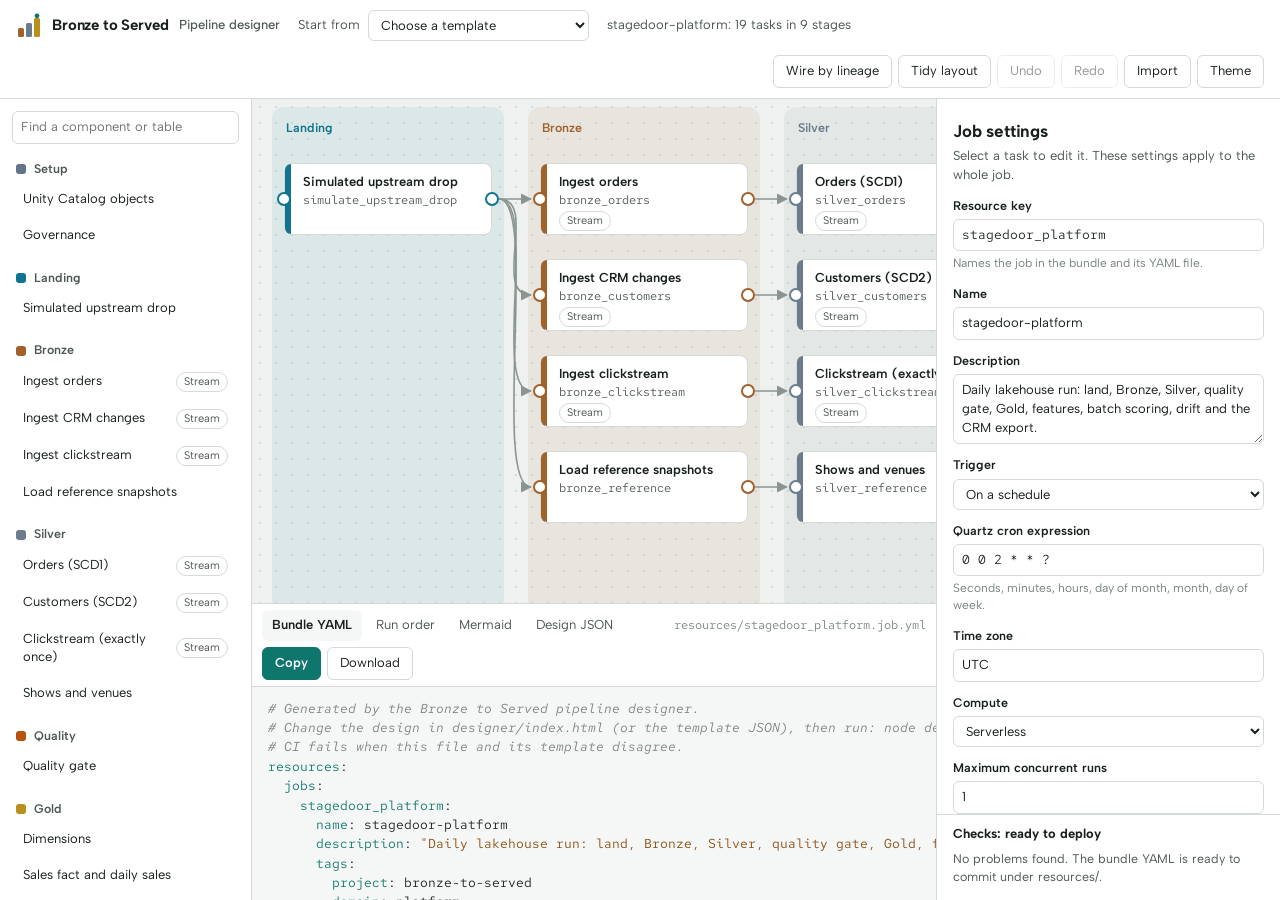
<file: index.html>
<!doctype html>
<html lang="en">
<head>
  <meta charset="utf-8">
  <meta name="viewport" content="width=device-width, initial-scale=1">
  <title>Bronze to Served</title>
  <meta http-equiv="refresh" content="0; url=designer/">
  <link rel="canonical" href="designer/">
</head>
<body>
  <p><a href="designer/">Open the Bronze to Served pipeline designer</a></p>
</body>
</html>
</file>
<file: designer/css/designer.css>
/* Bronze to Served pipeline designer. Tokens first; the canvas is tinted by medallion layer. */
:root {
  --paper: #eef1ef;
  --dot: #d5dcd8;
  --panel: #ffffff;
  --panel-2: #f5f7f6;
  --ink: #18201d;
  --ink-2: #4d5853;
  --ink-3: #78837e;
  --line: #d4dbd7;
  --accent: #0f766e;
  --accent-ink: #ffffff;
  --danger: #b42318;
  --warn: #a15c07;
  --edge: #8a958f;
  --string: #8a4b0f;
  --sans: "Albert Sans", system-ui, -apple-system, "Segoe UI", Roboto, sans-serif;
  --mono: "Red Hat Mono", ui-monospace, SFMono-Regular, Menlo, Consolas, monospace;
  color-scheme: light;
  box-sizing: border-box;
  padding-top: env(safe-area-inset-top, 0px);
  padding-bottom: env(safe-area-inset-bottom, 0px);
}
@media (prefers-color-scheme: dark) {
  :root:not([data-theme="light"]) {
    --paper: #121614; --dot: #222a27; --panel: #1a1f1d; --panel-2: #202624; --ink: #e4e9e6; --ink-2: #aab4af;
    --ink-3: #7d8883; --line: #2e3633; --accent: #3fb5a6; --accent-ink: #0b1412; --danger: #f97066; --warn: #f0a845;
    --edge: #66726d; --string: #e0a96d; color-scheme: dark;
  }
}
:root[data-theme="dark"] {
  --paper: #121614; --dot: #222a27; --panel: #1a1f1d; --panel-2: #202624; --ink: #e4e9e6; --ink-2: #aab4af;
  --ink-3: #7d8883; --line: #2e3633; --accent: #3fb5a6; --accent-ink: #0b1412; --danger: #f97066; --warn: #f0a845;
  --edge: #66726d; --string: #e0a96d; color-scheme: dark;
}
*, *::before, *::after { box-sizing: border-box; }
html { height: 100%; scroll-padding-top: env(safe-area-inset-top, 0px); }
body { margin: 0; height: 100%; background: var(--paper); color: var(--ink); font: 14px/1.45 var(--sans); }
:focus-visible { outline: 2px solid var(--accent); outline-offset: 2px; }

button, select, input, textarea { font: inherit; font-size: 13px; color: var(--ink); }
button { padding: 6px 12px; border-radius: 6px; border: 1px solid var(--line); background: var(--panel); cursor: pointer; }
button:hover:not(:disabled) { border-color: var(--ink-3); }
button:disabled { opacity: .45; cursor: default; }
button.primary { background: var(--accent); border-color: var(--accent); color: var(--accent-ink); font-weight: 600; }
button.quiet { border-color: transparent; background: transparent; color: var(--ink-2); padding: 6px 8px; }
button.danger { color: var(--danger); border-color: var(--danger); background: transparent; margin-top: 8px; }
select, input, textarea { width: 100%; background: var(--panel); border: 1px solid var(--line); border-radius: 6px; padding: 6px 8px; }
textarea { resize: vertical; }
input.code { font-family: var(--mono); font-size: 12.5px; }

.app {
  height: 100%; display: grid;
  grid-template-columns: 252px minmax(0, 1fr) 344px;
  grid-template-rows: auto minmax(0, 1fr) minmax(170px, 33%);
  grid-template-areas: "bar bar bar" "palette canvas side" "palette output side";
}

/* ---------- top bar ---------- */
.bar { grid-area: bar; display: flex; align-items: center; gap: 14px 18px; padding: 10px 16px; background: var(--panel); border-bottom: 1px solid var(--line); flex-wrap: wrap; }
.brand { display: flex; align-items: center; gap: 10px; font-weight: 700; font-size: 15px; letter-spacing: -.01em; }
.brand small { font-weight: 500; font-size: 13px; color: var(--ink-2); letter-spacing: 0; }
.start { display: flex; align-items: center; gap: 8px; font-size: 13px; color: var(--ink-2); }
.start select { width: auto; min-width: 200px; }
.summary { font-size: 13px; color: var(--ink-2); }
.actions { margin-left: auto; display: flex; gap: 6px; flex-wrap: wrap; }

/* ---------- palette ---------- */
.palette { grid-area: palette; background: var(--panel); border-right: 1px solid var(--line); overflow: auto; padding: 12px 12px 24px; min-height: 0; }
.group h3 { display: flex; align-items: center; gap: 8px; margin: 16px 4px 4px; font-size: 12.5px; font-weight: 600; color: var(--ink-2); }
.group h3::before { content: ""; width: 10px; height: 10px; border-radius: 3px; background: var(--c); }
.item { display: flex; width: 100%; align-items: center; justify-content: space-between; gap: 8px; margin: 1px 0; padding: 7px 10px; text-align: left; border: 1px solid transparent; background: transparent; border-radius: 6px; cursor: grab; }
.item:hover { background: var(--panel-2); border-color: var(--line); }
.badge { font-size: 11px; line-height: 18px; color: var(--ink-2); border: 1px solid var(--line); border-radius: 999px; padding: 0 7px; white-space: nowrap; }
.palette .hint { color: var(--ink-3); font-size: 12.5px; padding: 8px 4px; }

/* ---------- canvas ---------- */
.canvas { grid-area: canvas; position: relative; overflow: auto; min-height: 0; background-color: var(--paper);
  background-image: radial-gradient(var(--dot) 1px, transparent 1px); background-size: 16px 16px; }
.stage { position: relative; min-width: 100%; min-height: 100%; }
.band { position: absolute; top: 8px; border-radius: 12px; }
.band span { display: block; padding: 12px 14px 0; font-size: 12.5px; font-weight: 600; color: var(--c); }
.edges { position: absolute; left: 0; top: 0; pointer-events: none; overflow: visible; }
.edge .line { fill: none; stroke: var(--edge); stroke-width: 1.6; }
.edge .hit { fill: none; stroke: transparent; stroke-width: 14; pointer-events: stroke; cursor: pointer; }
.edge.false .line { stroke-dasharray: 5 4; }
.edge.sel .line { stroke: var(--accent); stroke-width: 2.6; }
.arrowhead { fill: var(--edge); }
.outcome { font: 600 11px var(--sans); fill: var(--ink-2); paint-order: stroke; stroke: var(--paper); stroke-width: 4px; }
.temp { fill: none; stroke: var(--accent); stroke-width: 2; stroke-dasharray: 4 4; }
#nodes { position: absolute; inset: 0; pointer-events: none; }
.node { position: absolute; width: 208px; height: 72px; padding: 9px 12px 8px 18px; background: var(--panel); border: 1px solid var(--line); border-radius: 8px; cursor: grab; user-select: none; touch-action: none; pointer-events: auto; }
.node::before { content: ""; position: absolute; left: 0; top: 0; bottom: 0; width: 6px; border-radius: 8px 0 0 8px; background: var(--layer); }
.node .t { font-weight: 600; font-size: 13px; white-space: nowrap; overflow: hidden; text-overflow: ellipsis; }
.node .k { font: 12px/1.4 var(--mono); color: var(--ink-2); white-space: nowrap; overflow: hidden; text-overflow: ellipsis; }
.node .meta { display: flex; gap: 6px; margin-top: 3px; align-items: center; min-height: 18px; }
.node.kind-condition { border-style: dashed; }
.node.error { border-color: var(--danger); }
.node.warning { border-color: var(--warn); }
.node.sel { border-color: var(--accent); box-shadow: 0 0 0 2px var(--accent); }
.dot { width: 8px; height: 8px; border-radius: 50%; margin-left: auto; }
.dot.error { background: var(--danger); }
.dot.warning { background: var(--warn); }
.port { position: absolute; top: 50%; width: 14px; height: 14px; margin-top: -7px; border-radius: 50%; background: var(--panel); border: 2px solid var(--layer); }
.port.in { left: -8px; pointer-events: none; }
.port.out { right: -8px; cursor: crosshair; }
.port.out:hover { background: var(--layer); }
.empty { position: absolute; inset: 0; margin: auto; height: fit-content; max-width: 32ch; text-align: center; color: var(--ink-2); }

/* ---------- inspector and checks ---------- */
.side { grid-area: side; display: grid; grid-template-rows: minmax(0, 1fr) auto; background: var(--panel); border-left: 1px solid var(--line); min-height: 0; }
.inspector { overflow: auto; padding: 16px 16px 20px; }
.inspector h2 { font-size: 17px; margin: 4px 0 4px; letter-spacing: -.01em; }
.inspector h3.sub { font-size: 12.5px; margin: 14px 0 4px; }
.lead { color: var(--ink-2); margin: 0 0 12px; font-size: 13px; }
.caps { color: var(--ink-2); margin: -4px 0 14px; font-size: 12.5px; }
.chip { display: inline-flex; align-items: center; gap: 6px; font-size: 12.5px; font-weight: 600; color: var(--c); }
.chip::before { content: ""; width: 9px; height: 9px; border-radius: 3px; background: var(--c); }
.field { display: grid; gap: 4px; margin: 0 0 12px; }
.field .label { font-size: 12.5px; font-weight: 600; }
.field .hint, fieldset .hint { font-size: 12px; color: var(--ink-3); margin: 0; }
fieldset { border: 1px solid var(--line); border-radius: 8px; padding: 8px 12px 10px; margin: 0 0 12px; }
legend { font-size: 12.5px; font-weight: 600; padding: 0 4px; }
.deps { max-height: 220px; overflow: auto; }
.deps label { display: flex; gap: 8px; align-items: center; padding: 2px 0; font: 12.5px var(--mono); }
.deps input, .toggle input { width: auto; }
.toggle { display: flex; gap: 8px; align-items: center; font-size: 13px; margin: 0 0 10px; }
.param-row { display: grid; grid-template-columns: minmax(0, 1fr) minmax(0, 1fr) auto; gap: 6px; margin: 6px 0; }
details.more { margin: 4px 0 8px; }
details.more summary { cursor: pointer; font-size: 13px; font-weight: 600; margin: 0 0 10px; }
.refs { list-style: none; padding: 0; margin: 0; font: 12px/1.6 var(--mono); color: var(--ink-2); }
.checks { border-top: 1px solid var(--line); padding: 10px 16px 14px; max-height: 36vh; overflow: auto; }
.checks h2 { font-size: 13px; margin: 0 0 6px; }
.checks ul { list-style: none; margin: 0; padding: 0; }
.checks li button { all: unset; display: block; cursor: pointer; padding: 4px 0; font-size: 12.5px; color: var(--ink); }
.checks li button:focus-visible { outline: 2px solid var(--accent); }
.checks .lvl { font-weight: 700; }
.checks li.error .lvl { color: var(--danger); }
.checks li.warning .lvl { color: var(--warn); }
.checks li.ok { font-size: 12.5px; color: var(--ink-2); }

/* ---------- output ---------- */
.output { grid-area: output; display: grid; grid-template-rows: auto minmax(0, 1fr); min-height: 0; background: var(--panel); border-top: 1px solid var(--line); }
.output-bar { display: flex; align-items: center; gap: 6px; padding: 6px 10px; border-bottom: 1px solid var(--line); flex-wrap: wrap; }
.tab { border: none; background: transparent; color: var(--ink-2); padding: 6px 10px; }
.tab[aria-selected="true"] { background: var(--panel-2); color: var(--ink); font-weight: 600; }
.file { margin-left: auto; font: 12px var(--mono); color: var(--ink-3); }
#code { margin: 0; padding: 12px 16px; overflow: auto; background: var(--panel-2); color: var(--ink); font: 12.5px/1.55 var(--mono); tab-size: 2; }
#code .k { color: var(--accent); }
#code .s { color: var(--string); }
#code .c { color: var(--ink-3); font-style: italic; }

.toast { position: fixed; left: 50%; bottom: calc(20px + env(safe-area-inset-bottom, 0px)); z-index: 10; max-width: min(90vw, 560px);
  padding: 9px 14px; border-radius: 8px; background: var(--ink); color: var(--panel); font-size: 13px;
  opacity: 0; transform: translate(-50%, 8px); pointer-events: none; transition: opacity .18s ease, transform .18s ease; }
.toast.show { opacity: 1; transform: translate(-50%, 0); }
@media (prefers-reduced-motion: reduce) { .toast { transition: none; } }

@media (max-width: 1180px) { .app { grid-template-columns: 220px minmax(0, 1fr) 300px; } }
@media (max-width: 880px) {
  html, body { height: auto; }
  .app { height: auto; grid-template-columns: minmax(0, 1fr); grid-template-rows: auto 62vh auto auto auto;
    grid-template-areas: "bar" "canvas" "side" "output" "palette"; }
  .palette { border-right: none; border-top: 1px solid var(--line); }
  .side { border-left: none; border-top: 1px solid var(--line); }
  .output { min-height: 340px; }
  .actions { margin-left: 0; }
}
</file>
